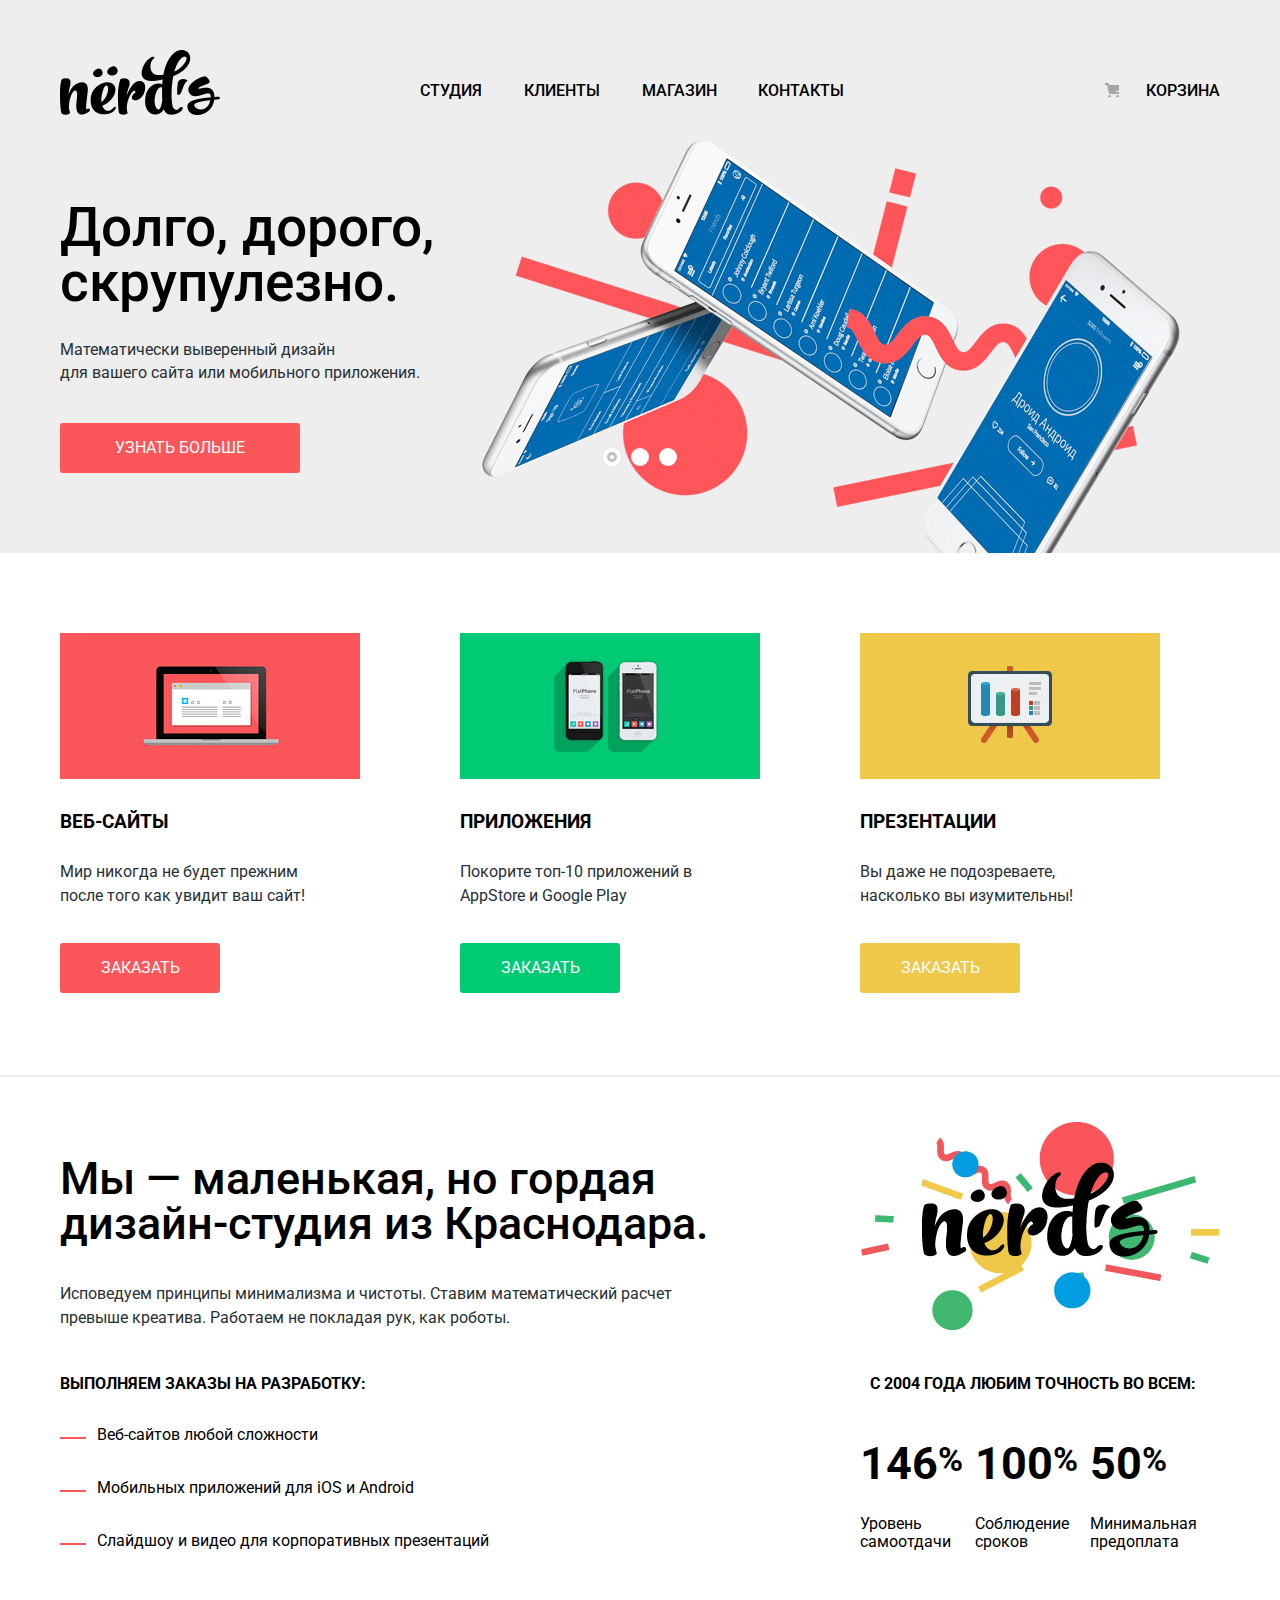
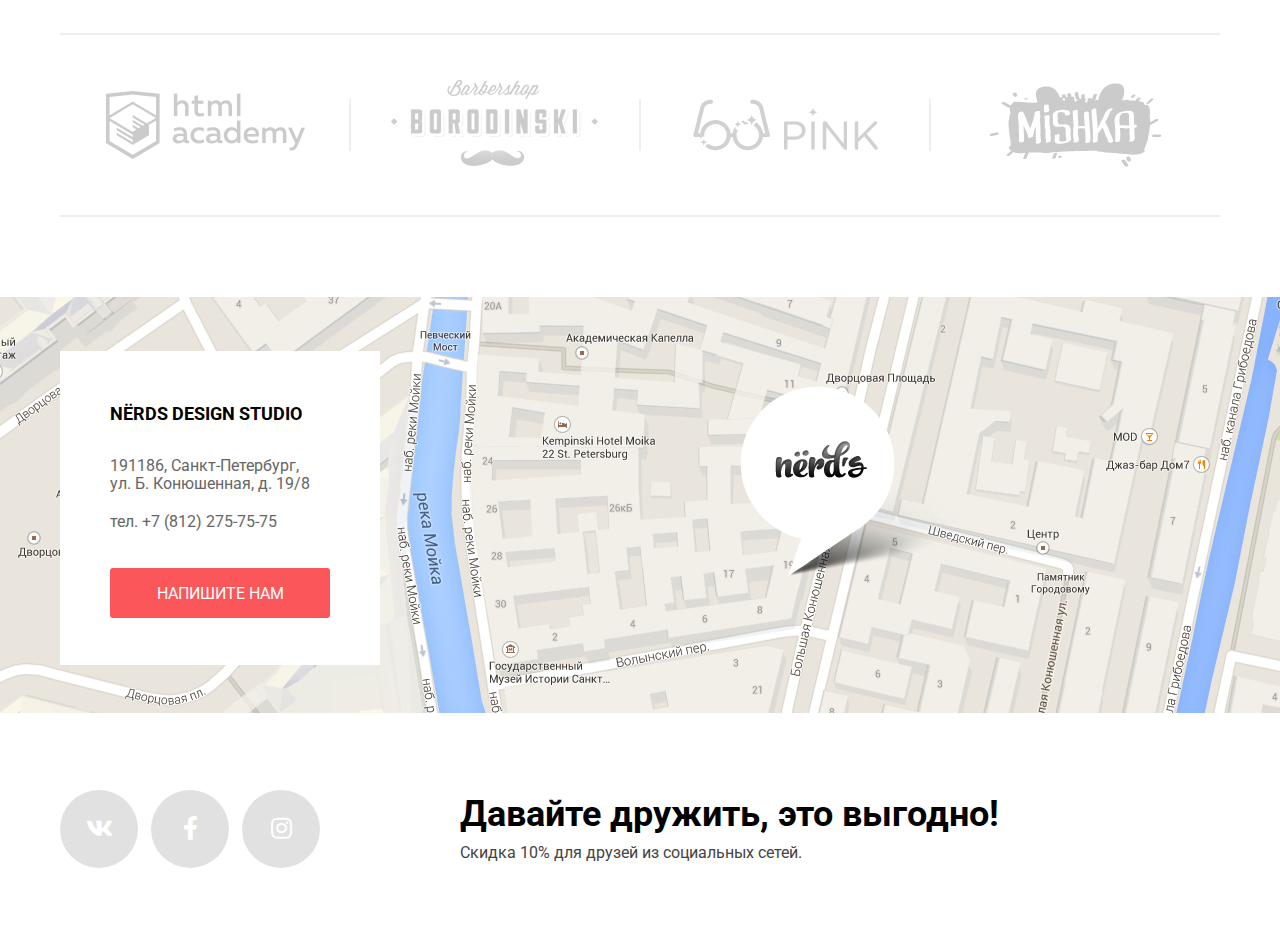
<file: index.html>
<!DOCTYPE html>
<html lang="en">
<head>
  <meta charset="UTF-8">
  <meta name="viewport" content="width=device-width, initial-scale=1.0">
  <link href="https://fonts.googleapis.com/css2?family=Roboto:wght@400;500;700&display=swap" rel="stylesheet">
  <link href="css/normalize.css" rel="stylesheet">
  <link href="css/all.css" rel="stylesheet">
  <link href="css/main.css" rel="stylesheet">
  <title>Nerds</title>
</head>
<body>
  <header class="main-header container flex-container">
    <h1 class="visually-hidden">Дизайн-студия Nerds</h1>
    <a href="index.html" class="logo logo-main"><img src="images/nerds-logo.png" alt="nerds" width="160" height="65"></a>
    <nav>
      <ul class="main-navigation flex-container">
        <li><a href="/">Студия</a></li>
        <li><a href="/">Клиенты</a></li>
        <li><a href="shop.html">Магазин</a></li>
        <li><a href="/">Контакты</a></li>
        <li><a href="/">Корзина</a></li>
      </ul>
    </nav>
  </header>
  <main class="main-content">
    <section class="slider container">
      <h2 class="visually-hidden">Преимущества</h2>
      <input type="radio" id="btn-1" name="toggle" checked>
      <input type="radio" id="btn-2" name="toggle">
      <input type="radio" id="btn-3" name="toggle">
      <div class="slider-controls">
        <label for="btn-1"></label>
        <label for="btn-2"></label>
        <label for="btn-3"></label>
      </div>
      <section class="slides">
        <article class="slide slide-1">
          <h3 class="slide-header">Долго, дорого, <br> скрупулезно.</h3>
          <p class="slide-description">Математически выверенный дизайн <br> для вашего сайта или мобильного приложения.</p>
          <a href="/" class="button slider-button">Узнать больше</a>  
        </article>
        <article class="slide slide-2">
          <h3 class="slide-header">Любим математику <br>
            как никто другой</h3>
          <p class="slide-description">Никакого креатива, только математические формулы <br> для расчета идеальных пропорций.</p>
          <a href="/" class="button slider-button">Узнать больше</a>  
        </article>
        <article class="slide slide-3">
          <h3 class="slide-header">Только ночь, <br> только хардкор</h3>
          <p class="slide-description">Работать днем, как все? Мы против этого. <br> Ближе к полуночи работа только начинается.</p>
          <a href="/" class="button slider-button">Узнать больше</a>  
        </article>
      </section> 
    </section>
    <section class="services container flex-container">
      <h2 class="visually-hidden">Наши услуги</h2>
      <article class="service web-sites">
        <img src="images/web.jpg" alt="Веб-сайты" class="sevice-illustration" width="300" height="146">
        <h3 class="service-header">Веб-сайты</h3>
        <p class="service-description">Мир никогда не будет прежним после того как увидит ваш сайт!</p>
        <a href="" class="button order-button">Заказать</a>  
      </article>
      <article class="service apps">
        <img src="images/app.jpg" alt="Приложения" class="sevice-illustration" width="300" height="146">
        <h3 class="service-header">Приложения</h3>
        <p class="service-description">Покорите топ-10 приложений в AppStore и Google Play</p>
        <a href="/" class="button order-button">Заказать</a>  
      </article>
      <article class="service presentations">
        <img src="images/presentation.jpg" alt="Презентации" class="sevice-illustration" width="300" height="146">
        <h3 class="service-header">Презентации</h3>
        <p class="service-description">Вы даже не подозреваете, насколько вы изумительны!</p>
        <a href="/" class="button order-button">Заказать</a>  
      </article>
    </section>

    <section class="about container">
      <h2 class="about-header">Мы — маленькая, но гордая дизайн-студия из Краснодара.</h2>
      <p class="about-description">Исповедуем принципы минимализма и чистоты. Ставим математический расчет
        превыше креатива. Работаем не покладая рук, как роботы.</p>
      <div class="flex-container">
        <section class="services-list">
          <h4 class="services-list-header">Выполняем заказы на разработку:</h4>
          <ul class="services-list-description">
            <li class="service-list-item">Веб-сайтов любой сложности</li>
            <li class="service-list-item">Мобильных приложений для iOS и Android</li>
            <li class="service-list-item">Слайдшоу и видео для корпоративных презентаций</li>
          </ul>
        </section>
        <section class="advantages">
          <h4 class="advantages-header">с 2004 года Любим точность во всем:</h4>
          <ul class="advantages-list flex-container">
            <li><span class="advantage-number">146<sup>%</sup></span><br>Уровень самоотдачи</li>
            <li><span class="advantage-number">100<sup>%</sup></span><br>Соблюдение сроков</li>
            <li><span class="advantage-number">50<sup>%</sup></span><br>Минимальная предоплата</li>
          </ul>
        </section>
      </div>
    </section>

    <section class="portfolio container">
      <ul class="protfolio-list flex-container">
        <li class="portfolio-item">
          <img src="images/htmlacademy.png" alt="HTML Academy" class="portfolio-item-image" width="199" height="68"></li>
        <li class="portfolio-item">
          <img src="images/borodinski.png" alt="Barbershop Borodinski" class="portfolio-item-image" width="209" height="90"></li>
        <li class="portfolio-item">
          <img src="images/pink.png" alt="Pink" class="portfolio-item-image" width="185" height="52"></li>
        <li class="portfolio-item">
          <img src="images/mishka.png" alt="Mishka" class="portfolio-item-image" width="173" height="84"></li>
      </ul>
    </section>
  </main>  
  <footer class="main-footer">
    <section class="contacts container">
      <div class="map-wrap"><img src="images/map.png" alt="карта проезда" class="location-map" height="416"></div>
      <article class="writeUs">
        <h3 class="writeUs-header">Nёrds design studio</h3>
        <p class="address">191186, Санкт-Петербург, <br>  ул. Б. Конюшенная, д. 19/8</p>
        <p class="tel">тел. +7 (812) 275-75-75</p>
        <button class="button writeUs-button contacts-button">Напишите нам</button>
      </article>
    </section>
    <section class="footer-social container flex-container">
      <ul class="social-icons flex-container">
        <li><a class="social-icon" href="https://vk.com"><i class="fab fa-2x fa-vk"></i></a></li>
        <li><a class="social-icon" href="https://ru-ru.facebook.com"><i class="fab fa-2x fa-facebook-f"></i></a></li>
        <li><a class="social-icon" href="https://www.instagram.com"><i class="fab fa-2x fa-instagram"></i></a></li>
      </ul>
      <section class="sale">
        <h3 class="sale-header">Давайте дружить, это выгодно!</h3>
        <p class="sale-description">Скидка 10% для друзей из социальных сетей.</p>
      </section> 
    </section>
  </footer>

  <section class="modal modal-sendmail">
    <h2>Напишите нам</h2>
    <form class="sendmail-form" action="https://echo.htmlacademy.ru" method="post">
      <div class="labels-field">
        <label for="name-field">Ваше имя:<br><input type="text" placeholder="Имя Фамилия" name="name-field" id="name-field"></label>
        <label for="email-field">Ваш e-mail:<br><input type="email" placeholder="email@example.com" name="email-field" id="email-field"></label>
        <label for="message">Текст письма:<br><textarea name="message" rows="5" id="message" placeholder="В свободной форме"></textarea></label>
      </div>
      <input class="button" type="submit" value="Отправить">
    </form>
    <button type="button" class="modal_close">Закрыть</button>
  </section> 

  <script src="js/script.js"></script>  
</body>
</file>
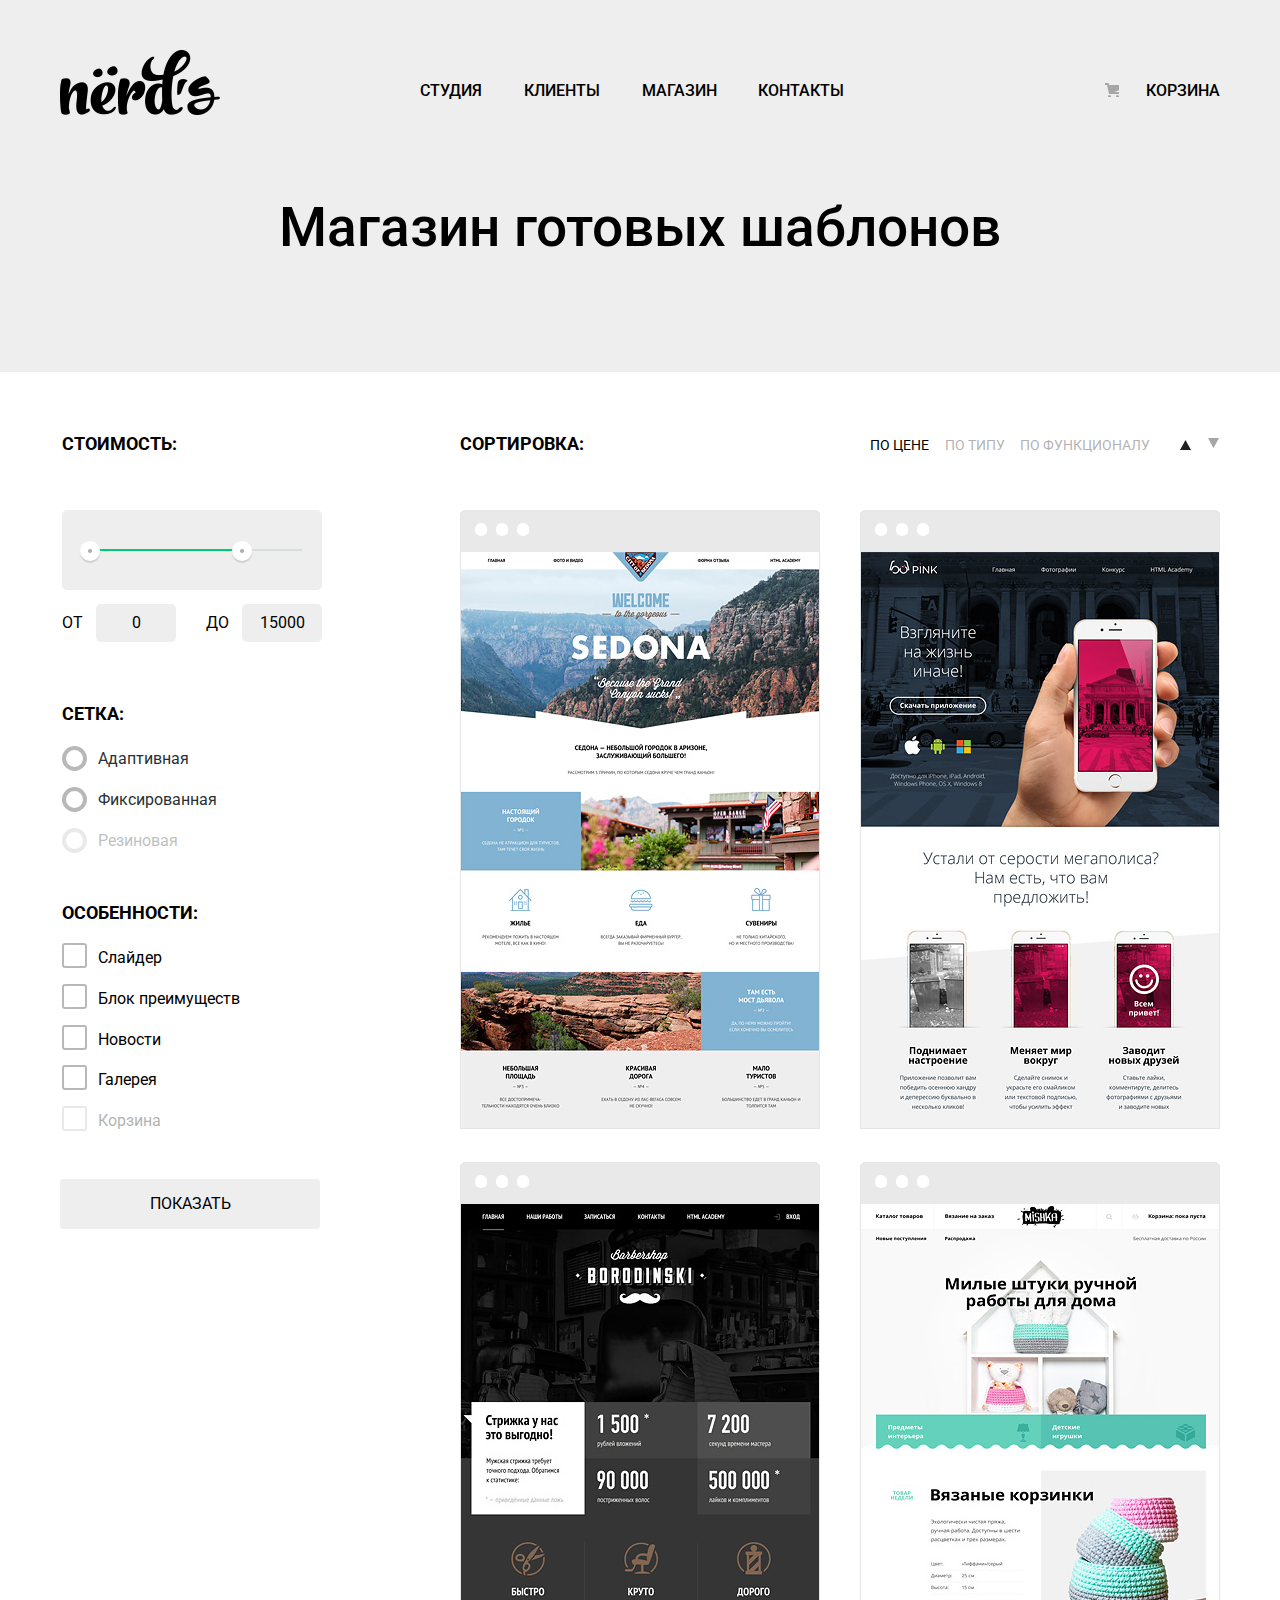
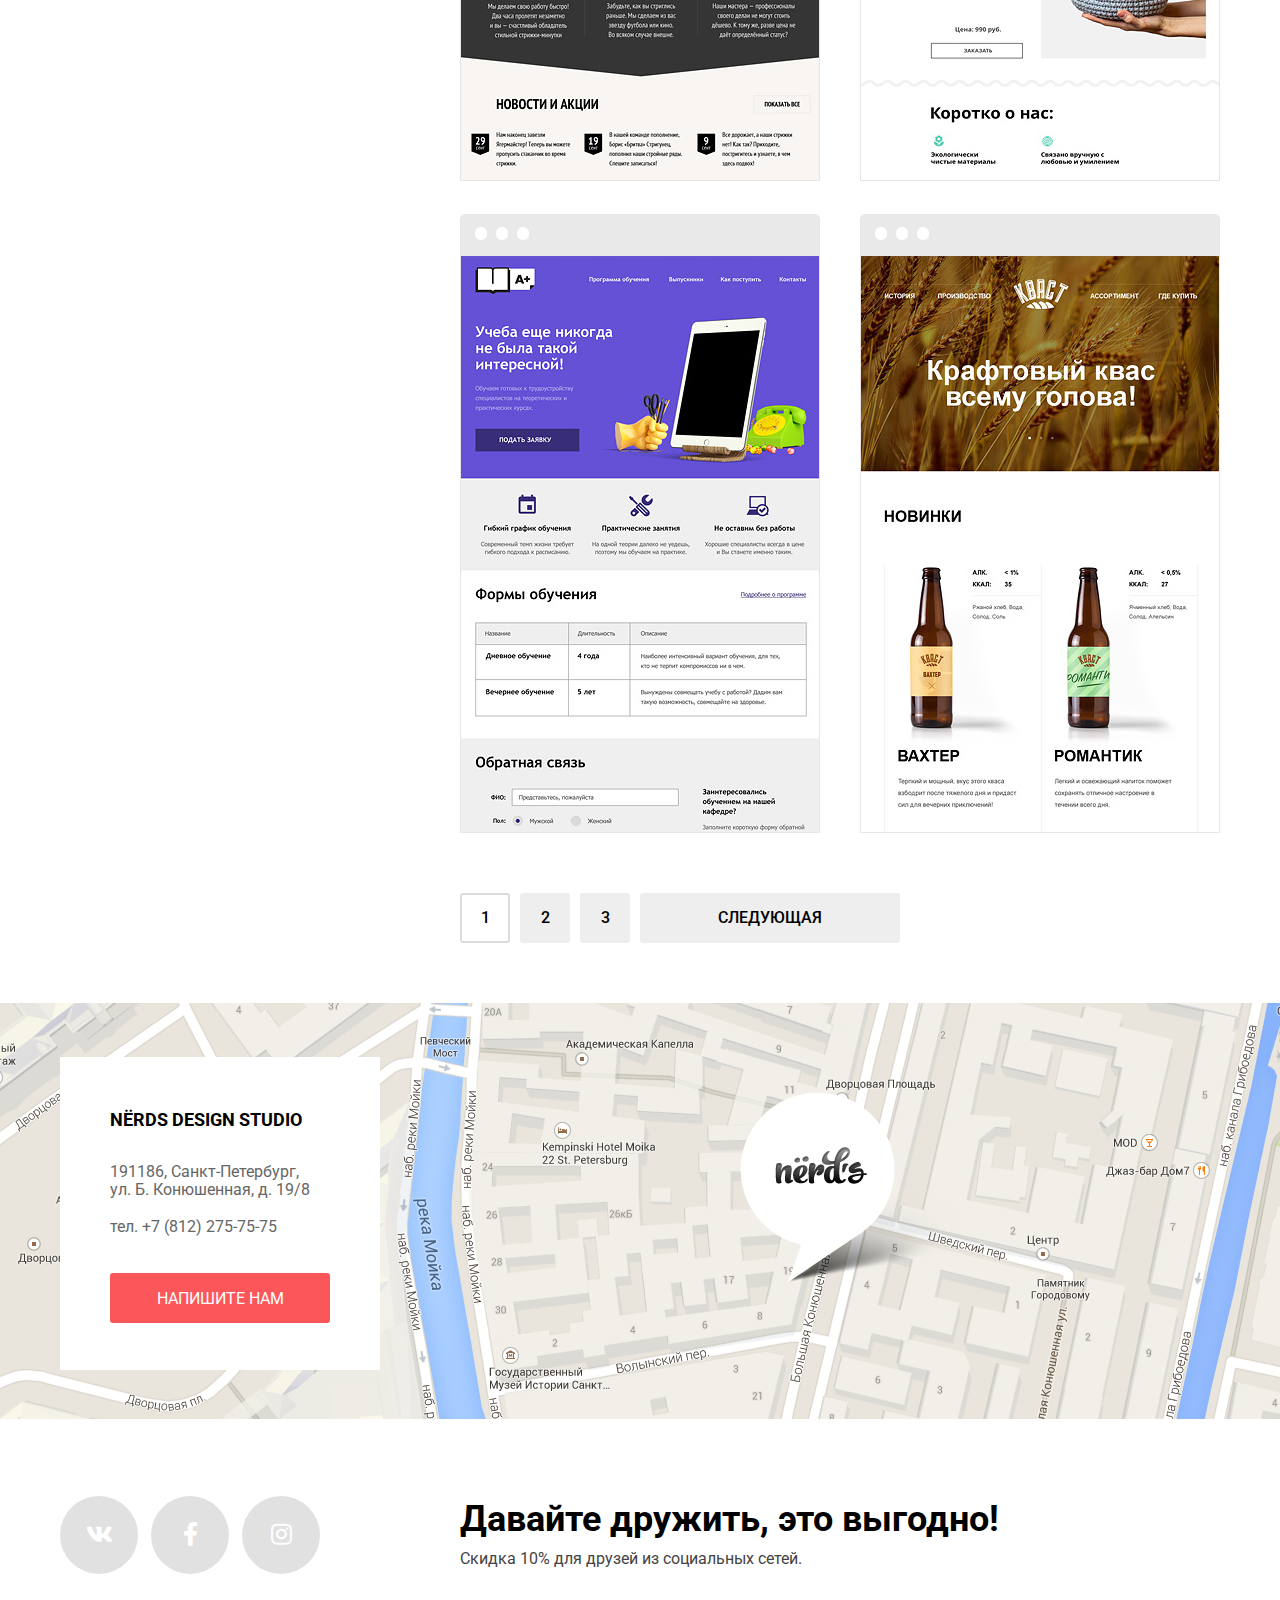
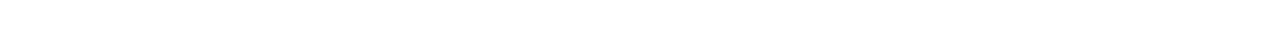
<file: shop.html>
<!DOCTYPE html>
<html lang="en">
<head>
  <meta charset="UTF-8">
  <meta name="viewport" content="width=device-width, initial-scale=1.0">
  <link href="https://fonts.googleapis.com/css2?family=Roboto:wght@400;500;700&display=swap" rel="stylesheet">
  <link href="css/normalize.css" rel="stylesheet">
  <link href="css/all.css" rel="stylesheet">
  <link href="css/main.css" rel="stylesheet">
  <title>Nerds</title>
</head>
<body>
  <header class="main-header container flex-container">
    <a href="index.html" class="logo logo-main"><img src="images/nerds-logo.png" alt="nerds" width="160" height="65"></a>
    <nav>
      <ul class="main-navigation flex-container">
        <li><a href="/">Студия</a></li>
        <li><a href="/">Клиенты</a></li>
        <li><a href="shop.html">Магазин</a></li>
        <li><a href="/">Контакты</a></li>
        <li><a href="/">Корзина</a></li>
      </ul>
    </nav>
  </header>
  <main class="shop-main">
    <h1 class="shop-header container">Магазин готовых шаблонов</h1>
      <div class="flex-container container">
        <section class="filter">
          <h2 class="visually-hidden">Фильтр товаров</h2>
          <form action="" class="filter-form" method="post">
            <fieldset>
              <legend>Стоимость:</legend>
              <div class="range-filter">
                <div class="range-controls">
                  <div class="scale">
                    <div class="bar"></div>
                  </div>
                  <div class="toggle toggle-min"></div>
                  <div class="toggle toggle-max"></div>
                </div>
                <div class="price-controls flex-container">
                <label class="min-price">от<input name="min-price" type="text" value="0"></label>
                <label class="max-price">до<input name="max-price" type="text" value="15000"></label>
                </div>
              </div>
            </fieldset>
            <fieldset>
              <legend>Сетка:</legend>
              <ul class="grid-filter">
                <li><input type="radio" class="visually-hidden filter-input filter-input-radio" name="grid"  id="adaptive" value="adaptive">
                    <label for="adaptive" class="grid-suite grid-adpative"><span class="radio-indicator"></span>Адаптивная</label></li>

                <li><input type="radio" class="visually-hidden filter-input filter-input-radio" name="grid" id="fixed" value="fixed">
                    <label for="fixed" class="grid-suite grid-fixed"><span class="radio-indicator"></span>Фиксированная</label></li>

                <li><input type="radio" class="visually-hidden filter-input filter-input-radio" name="grid" id="rubber" value="rubber" disabled>
                    <label for="rubber" class="grid-suite grid-rubber"><span class="radio-indicator"></span>Резиновая</label></li>
              </ul>
            </fieldset>
            <fieldset>
              <legend>Особенности:</legend>
              <ul class="feature-filter">
                <li><input type="checkbox" class="visually-hidden filter-input filter-input-checkbox" id="slider" name="slider">
                    <label for="slider" class="feature-checkbox"><span class="checkbox-indicator"></span>Слайдер</label></li>

                <li><input type="checkbox" class="visually-hidden filter-input filter-input-checkbox" id="advantages" name="advantages">
                    <label for="advantages" class="feature-checkbox"><span class="checkbox-indicator"></span>Блок преимуществ</label></li>

                <li><input type="checkbox" class="visually-hidden filter-input filter-input-checkbox" id="news" name="news">
                    <label for="news" class="feature-checkbox"><span class="checkbox-indicator"></span>Новости</label></li>

                <li><input type="checkbox" class="visually-hidden filter-input filter-input-checkbox" id="gallery" name="gallery">
                    <label for="gallery" class="feature-checkbox"><span class="checkbox-indicator"></span>Галерея</label></li>

                <li><input type="checkbox" class="visually-hidden filter-input filter-input-checkbox" id="cart" name="cart" disabled>
                    <label for="cart" class="feature-checkbox"><span class="checkbox-indicator"></span>Корзина</label></li>
              </ul>
            </fieldset>    
            <button type="submit" class="button filter-button">Показать</button>  
          </form>
        </section>
        
        <section class="catalog">
          <h2 class="visually-hidden">Список товаров</h2>
          <section class="sort-field flex-container">
            <span>Сортировка:</span>
            <ul class="sort-filter-method flex-container">
              <li><label>
                <input type="radio" class="visually-hidden" name="sort-filter-method" value="price-sort" checked>
                <span>По цене</span></label></li>
              <li><label>
                <input type="radio" class="visually-hidden" name="sort-filter-method" value="type-sort">
                <span>По типу</span></label></li>
              <li><label>
                <input type="radio" class="visually-hidden" name="sort-filter-method" value="function-sort">
                <span>По функционалу</span></label></li>
            </ul>    
            <ul class="sort-filter-order flex-container">    
              <li><label><input type="radio" class="visually-hidden" name="sort-filter-order" value="increase" checked>
                <span class="sort-filter-increase"></span></label></li>
              <li><label><input type="radio" class="visually-hidden" name="sort-filter-order" value="decrease">
                <span class="sort-filter-decrease"></span></label></li>
            </ul>
          </section>

          <ul class="template-list flex-container">
            <li class="template-item">
              <section class="template-item-hover">
                <h3 class="template-item-header">Sedona</h3>
                <p class="template-item-describe">Информационный сайт для туристов</p>
                <a class="template-item-price button">9 900 р.</a>
              </section>
              <p class="template-item-image">
                <img src="images/img-sedona.png" alt="Информационный сайт для туристов" width="360" height="576">
              </p>  
            </li>

            <li class="template-item">
              <section class="template-item-hover">
                <h3 class="template-item-header">Pink App</h3>
                <p class="template-item-describe">Продуктовый лендинг приложения для IOS и Android</p>
                <a class="template-item-price button">9 900 р.</a>
              </section>
              <p class="template-item-image">
                <img src="images/img-pink.png" alt="Продуктовый лендинг приложения для IOS и Android" width="360" height="576">
              </p>  
            </li>

            <li class="template-item">
              <section class="template-item-hover">
                <h3 class="template-item-header">Barbershop</h3>
                <p class="template-item-describe">Сайт салона красоты. Для мужчин, да.</p>
                <a class="template-item-price button">9 900 р.</a>
              </section>
              <p class="template-item-image">
                <img src="images/img-barbershop.png" alt="Сайт салона красоты. Для мужчин, да." width="360" height="576">
              </p>  
            </li>

            <li class="template-item">
              <section class="template-item-hover">
                <h3 class="template-item-header">Mishka</h3>
                <p class="template-item-describe">Интернет-магазин вязаных игрушек</p>
                <a class="template-item-price button">9 900 р.</a>
              </section>
              <p class="template-item-image">
                <img src="images/img-mishka.png" alt="Интернет-магазин вязаных игрушек" width="360" height="576">
              </p>  
            </li>

            <li class="template-item">
              <section class="template-item-hover">
                <h3 class="template-item-header">A Plus</h3>
                <p class="template-item-describe">Лендинг курсов повышения квалификации</p>
                <a class="template-item-price button">9 900 р.</a>
              </section>
              <p class="template-item-image">
                <img src="images/img-aplus.png" alt="Лендинг курсов повышения квалификации" width="360" height="576">
              </p>  
            </li>

            <li class="template-item">
              <section class="template-item-hover">
                <h3 class="template-item-header">Кваст</h3>
                <p class="template-item-describe">Промо-сайт производителя крафтового кваса</p>
                <a class="template-item-price button">9 900 р.</a>
              </section>
              <p class="template-item-image">
                <img src="images/img-kvast.png" alt="Промо-сайт производителя крафтового кваса" width="360" height="576">
              </p>  
            </li>

          </ul>

          <ul class="pagination-list">
            <li class="pagination-item pagination-item-current"><a href="#">1</a></li>
            <li class="pagination-item"><a>2</a></li>
            <li class="pagination-item"><a href="#">3</a></li>
            <li class="pagination-item"><a href="#">Следующая</a></li>
          </ul>
        </section>
      </div>
  </main>

  <footer class="main-footer">
    <section class="contacts container">
      <div class="map-wrap"><img src="images/map.png" alt="карта проезда" class="location-map" height="416"></div>
      <article class="writeUs">
        <h3 class="writeUs-header">Nёrds design studio</h3>
        <p class="address">191186, Санкт-Петербург, <br>  ул. Б. Конюшенная, д. 19/8</p>
        <p class="tel">тел. +7 (812) 275-75-75</p>
        <button class="button writeUs-button contacts-button">Напишите нам</button>
      </article>
    </section>
    <section class="footer-social container flex-container">
      <ul class="social-icons flex-container">
        <li><a class="social-icon" href="https://vk.com"><i class="fab fa-2x fa-vk"></i></a></li>
        <li><a class="social-icon" href="https://ru-ru.facebook.com"><i class="fab fa-2x fa-facebook-f"></i></a></li>
        <li><a class="social-icon" href="https://www.instagram.com"><i class="fab fa-2x fa-instagram"></i></a></li>
      </ul>
      <section class="sale">
        <h3 class="sale-header">Давайте дружить, это выгодно!</h3>
        <p class="sale-description">Скидка 10% для друзей из социальных сетей.</p>
      </section> 
    </section>
  </footer>

  <section class="modal modal-sendmail">
    <h2>Напишите нам</h2>
    <form class="sendmail-form" action="https://echo.htmlacademy.ru" method="post">
      <div class="labels-field">
        <label for="name-field">Ваше имя:<br><input type="text" placeholder="Имя Фамилия" name="name-field" id="name-field"></label>
        <label for="email-field">Ваш e-mail:<br><input type="email" placeholder="email@example.com" name="email-field" id="email-field"></label>
        <label for="message">Текст письма:<br><textarea name="message" rows="5" id="message" placeholder="В свободной форме"></textarea></label>
      </div>
      <input class="button" type="submit" value="Отправить">
    </form>
    <button type="button" class="modal_close">Закрыть</button>
  </section> 

  <script src="js/script.js"></script>  
</body>
</file>
<file: css/main.css>
html {
  font-size: 62.25%;
}

body {
  margin: 0;
  padding: 0;
  box-sizing: border-box;
  position: relative;
  font-family: "Roboto", Arial, sans-serif;
  font-size: 1.6rem;
  line-height: 2.4rem;
  font-weight: 400;
  color: #000;
  background-color: #fff;
}

*, *::before, *::after {
  box-sizing: inherit; 
 }

.container {
  padding: 0 calc(50% - 580px);
}

.flex-container {
  display: flex;
  flex-wrap: wrap;
  justify-content: space-between;
}

 li {
  list-style-type: none;
}

a {
 color: inherit;
 text-decoration: none;
}

img {
  height: auto;
}

.visually-hidden:not(:focus):not(:active),
input[type=checkbox].visually-hidden,
input[type=radio].visually-hidden {
  position: absolute;
  width: 1px;
  height: 1px;
  margin: -1px;
  border: 0;
  padding: 0;
  clip: rect(0 0 0 0);
  overflow: hidden;
}

.button {
  display: inline-block;
  background-color: #fb565a;
  color: #fff;
  line-height: 50px;
  text-transform: uppercase;
  border-radius: 3px;
  width: 240px;
  height: 50px;
  text-align: center;
  border: none;
}

.button:hover,
.button:focus {
  cursor: pointer;
  background-color:#e74246;
}

.button:active {
  color: rgba(255, 255, 255, .3);
  background-color: #d7373b;
  box-shadow: 0 3px rgba(0, 0, 0, .1) inset;
}


/* ----------------------------------------------- Header ------------------------------------------------ */

.main-header {
  background-color: #eee;
  min-height: 115px;
  align-items: flex-end;
}

.logo {
  height: 65px;
}

.logo:hover,
.logo:focus {
  opacity: .8;
}

.logo:active {
  opacity: .3;
}

.logo-main {
  pointer-events: none;
}

.main-navigation {
  margin: 0;
  margin-bottom: 16px;
  padding: 0;
  min-width: 800px;
  font-weight: 500;
  line-height: 1.6rem;
  text-transform: uppercase;
  cursor: pointer;
}

.main-navigation li:hover,
.main-navigation li:focus {
  color: #fb565a;
}

.main-navigation li:active {
  color: #000;
  opacity: .3;
}
.main-navigation li:last-child {
  margin-left: 260px;
  position: relative;
}

.main-navigation li:last-child::before {
  content: " ";
  position: absolute;
  display: inline-block;
  background: url(../svg/cart-icon.svg) no-repeat;
  left: -41px;
  width: 14px;
  height: 14px;
}


/* ----------------------------------------------- Slider ------------------------------------------------ */

.slider {
  background-color: #eee;
  position: relative;
  margin-bottom: 80px;
}

.slider input[type=radio] {
  position:absolute;
  opacity:0;
}
.slider-controls {
  position: absolute;
  bottom: 95px;
  left: 50%;
  width: 200px;
  height: 10px;
  margin-left: -100px;
  text-align: center;
  z-index: 1000;
}

.slider-controls label{
  position: relative;
  display: inline-block;
  width: 18px;
  height: 18px;
  margin: 0 3px;
  background:white;
  vertical-align:top;
  border-radius: 50%;
  cursor: pointer;
}

#btn-1:checked ~ .slider-controls label[for="btn-1"]::after,
#btn-2:checked ~ .slider-controls label[for="btn-2"]::after,
#btn-3:checked ~ .slider-controls label[for="btn-3"]::after { 
  content: "";
  position: absolute;
  width: 10px;
  height: 10px;
  border: 3px solid #c1c1c1;
  border-radius: 50%;
  top: 4px;
  right: 4px;
}


.slide-header {
  margin: 0;
  margin-bottom: 28px;
  max-width: 600px;
  padding-top: 85px;
  font-size: 5.5rem;
  line-height: 5.5rem;
  font-weight: 500;
}

.slide-description {
  margin: 0;
  margin-bottom: 38px;
  color: #283136;
}

.slider-button {
  margin-bottom: 80px;
}

.slide {
  display:none;
}

#btn-1:checked ~ .slides .slide-1 { 
  display: block;
  background: url(../images/slide1.png) right 40px bottom no-repeat;
}
#btn-2:checked ~ .slides .slide-2 { 
  display: block;
  background: url(../images/slide2.png) right bottom no-repeat;
}
#btn-3:checked ~ .slides .slide-3 { 
  display: block;
  background: url(../images/slide3.png) right bottom no-repeat;
}


/* ----------------------------------------------- Services ------------------------------------------------ */

.services {
  justify-content: flex-start;
  padding-bottom: 82px;
  border-bottom: 2px solid #eee;
}

.service {
  width: 300px;
  margin-right: 100px;
}

.service:nth-of-type(3) {
  margin-right: 0;
}

.service-header {
  margin: 25px 0;
  font-weight: 700;
  text-transform: uppercase;
}

.service-description {
  width: 260px;
  margin: 0;
  margin-bottom: 35px;
  color: #283136;
}

.order-button {
  width: 160px;
}

.apps .order-button {
  background-color: #00ca74;
}

.apps .order-button:hover,
.apps .order-button:focus {
  background-color: #00bc6c;
}

.apps .order-button:active {
  background-color: #00aa62;
}

.presentations .order-button {
  background-color: #efc84a;
}

.presentations .order-button:hover,
.presentations .order-button:focus {
  background-color: #eab534;
}

.presentations .order-button:active {
  background-color: #e5a722;
}

/* ----------------------------------------------- ABOUT US ------------------------------------------------ */

.about {
  margin: 0 calc(50% - 580px);
  padding: 0;
  padding-top: 80px;
  padding-bottom: 82px;
  border-bottom: 2px solid #eee;
  background: url(../images/nerds-illustration.png) right top 45px no-repeat;
}
.about-header {
  margin: 0;
  margin-bottom: 35px;
  font-size: 4.5rem;
  line-height: 4.5rem;
  font-weight: 500;
  width: 665px;
}

.about-description {
  margin: 0;
  margin-bottom: 47px;
  width: 665px;
  color: #283136;
}

.services-list-header {
  margin: 0;
  margin-bottom: 35px;
  text-transform: uppercase;
  line-height: 1.6rem;
}

.services-list-description {
  margin: 0;
  padding: 0;
}

.service-list-item {
  position: relative;
  padding-left: 37px;
  padding-bottom: 37px;
  line-height: 1.6rem;
}

.service-list-item:last-child {
  padding-bottom: 0;
}

.service-list-item::before {
  content: "";
  position: absolute;
  width: 26px;
  height: 2px;
  background-color: #fb565a;
  top: 10px;
  left: 0;
}

.advantages {
  width: 360px;
  padding-right: 15px;
}

.advantages-header {
  margin: 0;
  margin-bottom: 50px;
  text-transform: uppercase;
  text-align: center;
  line-height: 1.6rem;
}

.advantages-list {
  margin: 0;
  padding: 0;
}

.advantages-list li {
  width: 115px;
  line-height: 1.8rem;
}

.advantage-number {
  display: inline-block;
  font-size: 4.5rem;
  line-height: 4.5rem;
  font-weight: 700;
  margin-bottom: 28px;
}

.advantage-number sup {
  top: -8px;
}


/* ----------------------------------------------- PORTFOLIO ------------------------------------------------ */

.portfolio {
  margin-bottom: 80px;
}

.protfolio-list {
  margin: 0;
  padding: 45px 0 15px;
  border-bottom: 2px solid #eee;

}

.portfolio-item {
  position: relative;
  display: flex;
  min-width: 25%;
  flex-grow: 1;
  justify-content: center;
  align-items: center;
  padding-bottom: 30px;
}
.portfolio-item::before {
  content: "";
  position: absolute;
  width: 100%;
  height: 52px;
  border-left: 1px solid #eee;
  border-right: 1px solid #eee;
}

.portfolio-item:last-child::before {
  border-right: 0;
}

.portfolio-item:nth-child(4n+1)::before {
  border-left: none;
}

.portfolio-item:nth-child(4n+4)::before {
  border-right: none;
}



.portfolio-item img {
  opacity: 0.2;
  cursor: pointer;
}

.portfolio-item img:hover,
.portfolio-item img:focus {
  opacity: 1;
}

.portfolio-item img:active {
  opacity: 0.1;
}



/* ----------------------------------------------- MAP ------------------------------------------------ */

.contacts {
  position: relative;
  padding: 0;
  margin: 0 calc(50% - 720px);
}

.map-wrap {
  max-width: 1160px;
}

.writeUs {
  display: inline-block;
  padding: 54px 50px 47px;
  position: absolute;
  background-color: #fff;
  top: 54px;
  left: 140px;
}

.writeUs-header {
  margin: 0;
  margin-bottom: 34px;
  font-size: 1.8rem;
  line-height: 1.8rem;
  text-transform: uppercase; 
}

.writeUs p {
  margin: 0;
  line-height: 1.8rem;
  color: #666;
}

p.address {
  margin-bottom: 20px;
}

p.tel {
  margin-bottom: 37px;
}

.writeUs-button {
  width: 220px;
}


/* -----------------------------------------------SOCIAL ------------------------------------------------ */

.footer-social {
  padding-top: 70px;
  padding-bottom: 70px;
  align-items: center;
  justify-content: flex-start;
}

.social-icons {
  margin: 0;
  padding: 0;
  width: 260px;
  margin-right: 140px;
}

.social-icon {
  display: flex;
  justify-content: center;
  align-items: center;
  width: 78px;
  height: 78px;
  background-color: #e1e1e1;
  border-radius: 50%;
}

.social-icon i {
  color: #fff;
}

.social-icon:hover,
.social-icon:focus {
  background-color: #e74246;
}

.social-icon:active {
  background-color: #d7373b;
}

.social-icon:active i {
  opacity: .3;
}

.sale-header {
  margin: 0;
  margin-bottom: 13px;
  font-size: 3.6rem;
  line-height: 3.6rem;
  font-weight: 700;
}

.sale-description {
  margin: 0;
  color: #444;
  line-height: 1.6rem;
}


/* -----------------------------------------------MODAL ------------------------------------------------ */


.modal {
  display: none;
  position: fixed;

}

@keyframes bounce {
  0% { transform: translateY(-2000px); }
  70% { transform: translateY(30px); }
  90% { transform: translateY(-10px); }
  100% { transform: translateY(0); }
}

.modal-show {
  display: block;
  animation-name: bounce;
  animation-duration: 0.6s;
}

@keyframes shake {
  0%, 100% { transform: translateX(0); }
  10%, 30%, 50%, 70%, 90% { transform: translateX(-10px); }
  20%, 40%, 60%, 80% { transform: translateX(10px); }
}

.modal-error {
  animation-name: shake;
  animation-duration: 0.6s;
}

.modal_close {
  width: 27px;
  height: 27px;
  background: transparent;
  font-size: 0;
  border: 0;
  cursor: pointer;
  position: absolute;
  top: 73px;
  right: 100px;
  outline: none;
  opacity: .3;
}

.modal_close:hover,
.modal_close:focus {
  opacity: 1;
}

.modal_close:active {
  opacity: .1;
}

.modal_close::before,
.modal_close::after {
  content: '';
  position: absolute;
  width: 27px;
  height: 5px;
  background-color: #fb565a;
  
}

.modal_close::before {
  transform: rotate(45deg);
}
.modal_close::after{
  transform: rotate(-45deg);
}

.modal_close:hover::before,
.modal_close:hover::after,
.modal_close:focus::before,
.modal_close:focus::after {
  background-color: #ca2c37;
}


/* ---------------------------------------------------INNER SHOP ----------------------------------------------------- */


.shop-header {
  margin: 0;
  padding-top: 85px;
  padding-bottom: 117px;
  text-align: center;
  background-color: #eee;
  font-size: 5.5rem;
  line-height: 5.5rem;
  font-weight: 500;
}

/* ---------------------------------------------------FILTER ----------------------------------------------------- */


.shop-main > div {
  padding-top: 63px;
}

.filter {
  width: 260px
}

fieldset {
  padding: 0;
  border: none;
}

legend {
  font: bold 1.8rem/1.8rem "Roboto", Arial, sans-serif;
  margin: 0;
  margin-bottom: 28px;
  text-transform: uppercase;
}

fieldset:first-child legend {
  margin-bottom: 57px;
}

/* СТОИМОСТЬ */

.range-filter {
  width: 260px;
  margin-bottom: 63px;
}

.range-controls {
  position: relative;
  padding: 39px 20px;
  margin-bottom: 14px;
  background-color: #eee;
  border-radius: 5px;
}

.range-controls .scale {
  height: 2px;
  background: #d7dcde;
}

.range-controls .bar {
  width: 70%;
  height: 2px;
  background: #00ca74;
}

.range-controls .toggle {
  position: absolute;
  top: 31px;
  width: 20px;
  height: 20px;
  border: 8px solid #ffffff;
  border-radius: 50%;
  background-color: #ababab;
  box-shadow: 0 2px 1px 0 #cfcfcf;
  cursor: pointer;
}

.range-controls .toggle-min {
  left: 18px;
}

.range-controls .toggle-max {
  left: 170px;
}


.price-controls label {
  display: inline-block;
  font-size: 1.6rem;
  align-self: center;
  text-transform: uppercase;
}

.price-controls input {
  width: 80px;
  margin-left: 13px;
  padding: 10px 0;
  font-size: 1.6rem;
  text-align: center;
  color: #000;
  border: none;
  border-radius: 5px;
  background: #eee;
}


/* СЕТКА */


.grid-filter {
  padding: 0;
  margin: 0;
  margin-bottom: 55px;
}

.grid-filter li {
  margin-bottom: 25px;
  font-size: 1.6rem;
  line-height: 1.6rem;
}


.grid-suite {
  position: relative;
  display: block;
  padding-left: 36px;
  cursor: pointer;
  color: #283136;
}


input[type='radio'] + .grid-suite .radio-indicator {
  position: absolute;
  top: -5px;
  left: 0;
  width: 25px;
  height: 25px;
  border: 4px solid #4d4d4d;
  opacity: .4;
  border-radius: 50%;
}

input[type='radio']:checked + .grid-suite .radio-indicator::after {
  content: "";
  position: absolute;
  top: 4px;
  left: 4px;
  width: 9px;
  height: 9px;
  background-color: #4d4d4d;
  border-radius: 50%;
}

input[type='radio']:hover + .grid-suite {
  color: #000;
}

input[type='radio']:hover + .grid-suite .radio-indicator {
  opacity: 1;
}

input[type='radio']:disabled + .grid-suite {
  opacity: .3;
  pointer-events: none;
}



/* ОСОБЕННОСТИ */

.feature-filter {
  margin: 0;
  padding: 0;
  margin-bottom: 50px;
}

.feature-filter li {
  margin-bottom: 25px;
  font-size: 1.6rem;
  line-height: 1.6rem;
}

.feature-checkbox {
  position: relative;
  padding-left: 36px;
  cursor: pointer;
  
}

.feature-filter li:last-child {
  margin-bottom: 0;
}


input[type='checkbox'] + .feature-checkbox .checkbox-indicator {
  position: absolute;
  top: -5px;
  left: 0;
  width: 25px;
  height: 25px;
  border: 2px solid #4d4d4d;
  opacity: .4;
  border-radius: 3px;
}

input[type='checkbox']:checked + .feature-checkbox .checkbox-indicator::before,
input[type='checkbox']:checked + .feature-checkbox .checkbox-indicator::after {
  content: "";
  position: absolute;
  background-color: #4d4d4d;
}

input[type='checkbox']:checked + .feature-checkbox .checkbox-indicator::after {
  transform: rotate(45deg);
  top: 8px;
  left: 3px;
  width: 10px;
  height: 4px;

}

input[type='checkbox']:checked + .feature-checkbox .checkbox-indicator::before {
  transform: rotate(-45deg);
  top: 4px;
  left: 5px;
  width: 23px;
  height: 6px;
  border: 1px solid #fff;
  border-radius: 3px;
}

input[type='checkbox']:hover + .feature-checkbox {
  color: #000;
}

input[type='checkbox']:hover + .feature-checkbox .checkbox-indicator {
  opacity: 1;
}

input[type='checkbox']:disabled + .feature-checkbox {
  opacity: .3;
  pointer-events: none;
}

/* Button */

.filter-button {
  width: 260px;
  background-color: #eee;
  border-radius: 3px;
  font-size: 1.6rem;
  line-height: 1.6rem;
  padding: 12px 0;
  color: #000;
  text-transform: uppercase;
  cursor: pointer;
}

.filter-button:hover {
  background-color: #dfdfdf;
}

.filter-button:active {
  outline: 0;
}


/* -----------------------------------------------CATALOG ------------------------------------------------ */

.catalog {
  width: 760px;
}

/* SORTFIELD */

.sort-field {
  text-transform: uppercase;
  margin-bottom: 57px;
}

.sort-field > span {
  font: bold 1.8rem/1.8rem "Roboto", Arial, sans-serif;
  margin: 0;
  width: 360px;
  margin-right: 40px;
}

.sort-field ul {
  margin: 0;
  padding: 0;
  font-size: 1.4rem;
  line-height: 1.4rem;
}


.sort-filter-method {
  width: 280px;
}

.sort-filter-method li {
  align-self: flex-end;
}

.sort-filter-method li span {
  color: #000;
  opacity: .3;
  
}

.sort-filter-method li:hover span {
  opacity: .6;
  cursor: pointer;
}

.sort-filter-method input[name="sort-filter-method"]:checked + span {
  opacity: 1;
  pointer-events: none;
}

ul.sort-filter-order {
  width: 60px;
  align-items: center;
  padding-left: 19px;
}

.sort-filter-order label {
  height: 12px;
}

.sort-filter-order li{
  height: 12px;
} 


.sort-filter-order li:hover span {
  opacity: 1;
  cursor: pointer;
}

.sort-filter-order input[name="sort-filter-order"]:checked + span {
  background-image: url(../svg/icon-dir.svg);
  pointer-events: none;
  opacity: 1;
}


.sort-filter-increase,
.sort-filter-decrease {
  display: inline-block;
  background-image: url(../svg/icon-dir.svg);
  background-repeat: no-repeat;
  opacity: 0.4;
  width: 12px;
  height: 12px;
}

.sort-filter-increase {
  transform: rotate(180deg);
}


/* ----------------------------------------------- Catalog List ------------------------------------------------ */

.template-list {
  margin: 0;
  padding: 0;
}

.template-item {
  width: 360px;
  position: relative;
  margin-bottom: 33px;
  background-color: rgba(77, 77, 77, .12);
  border-radius: 5px 5px 0 0;
  border: 1px solid #e5e5e5;
  overflow: hidden;
  transition: 0.6s;
}

.template-item:nth-last-child(-n+2) {
  margin-bottom: 0;
} 

.template-item::before {
  content: "• • •";
  position: absolute;
  font-size: 6rem;
  line-height: 0;
  letter-spacing: -7px;
  color: white;
  top: 21px;
  left: 10px;
  pointer-events: none;

}

.template-item-hover {
  position: absolute;
  bottom: -100%;
  width: 100%;
  text-align: center;
  background-color: #eee;
  padding: 0 60px;
  transition: 0.5s;
}

.template-item:hover {
  background-color: rgba(77, 77, 77, 1);
  box-shadow: 0 0 10px rgba(0, 0, 0, .6);
  cursor: pointer;
}

.template-item:hover .template-item-hover {
  bottom: 0;
}


.template-item-header {
  margin: 35px 0 25px;
  text-transform: uppercase;
  font-size: 1.6rem;
  line-height: 1.6rem;
  font-weight: 700;
}

.template-item-describe {
  margin: 0;
  margin-bottom: 30px;
  color: #666;
  font-size: 1.6rem;
  line-height: 1.8rem;
}

.template-item-price {
  width: 200px;
  margin-bottom: 43px;
}

.template-item-image {
  margin: 0;
  margin-top: 41px;
  line-height: 0;
}

/* НУМЕРАЦИЯ */

.pagination-list {
  display: flex;
  flex-wrap: wrap;
  justify-content: flex-start;
 
  margin: 60px 0;
  padding: 0;
}

.pagination-item  {
  display: flex;
  width: 50px;
  height: 50px;
  font-weight: 500;
  background-color: #eee;
  border-radius: 3px;
  justify-content: center;
  align-items: center;
  margin-right: 10px;
  cursor: pointer;
  text-transform: uppercase;
}

.pagination-item:last-child {
  width: 260px;
}

.pagination-item:hover {
  border-color: #bdc6ca;
}

.pagination-item:active {
  border-color: #ee3643;
}

.pagination-item-current {
  background-color: #fff;
  pointer-events: none;
  border: 2px solid #dbdbdb;
}


/* -----------------------------------------------MODAL SENDMAIL ------------------------------------------------ */

.modal-sendmail {
  width: 960px;
  color: #000;
  background-color: #fff; 
  font-size: 1.6rem;
  line-height: 1.6rem;
  padding: 73px 100px 84px;
  font-weight: 700;
  box-shadow: 0 30px 50px rgba(0, 0, 0, 0.7);
  bottom: calc(50% - 300px);
  left: calc(50% - 480px);
}



.modal h2 {
  margin: 0;
  margin-bottom: 50px;
  font-size: 4.5rem;
  line-height: 4.5rem;
  font-weight: 500;
}

.sendmail-form {
  display: flex;
  flex-wrap: wrap;
  justify-content: space-between;
}

.labels-field {
  display: flex;
  flex-wrap: wrap;
  justify-content: space-between;
  background-color: #fff; 
}

.sendmail-form label[for="name-field"],
.sendmail-form label[for="email-field"]{
  margin-bottom: 37px;
}

.sendmail-form input[type="text"],
.sendmail-form input[type="email"],
textarea {
  min-width: 360px;
  min-height: 50px;
  margin-top: 10px;
  padding-left: 15px;
  padding-right: 15px;
  border: 2px solid #d7dcde;
  border-radius: 2px;

}

.sendmail-form input[type="text"]:hover,
.sendmail-form input[type="email"]:hover,
textarea:hover {
  border-color: #b4b9bb;
} 

.sendmail-form input[type="text"]:focus,
.sendmail-form input[type="email"]:focus,
textarea:focus {
  border-color: #000;
} 

.sendmail-form input[type="text"]:focus::placeholder,
.sendmail-form input[type="email"]:focus::placeholder,
textarea:focus::placeholder {
font-size: 0;
}

.sendmail-form input[type="text"]::placeholder,
.sendmail-form input[type="email"]::placeholder,
textarea::placeholder {
  font-size: 16px;
  color: #444;
  opacity: .5;
}



textarea {
  width: 760px;
  padding-top: 10px;
  padding-bottom: 10px;
  height: 118px;
  resize: none;
  
}


.sendmail-form input[type="submit"] {
  color: #fff;
  width: 260px;
  border: none;
  margin-top: 47px;
}
</file>
